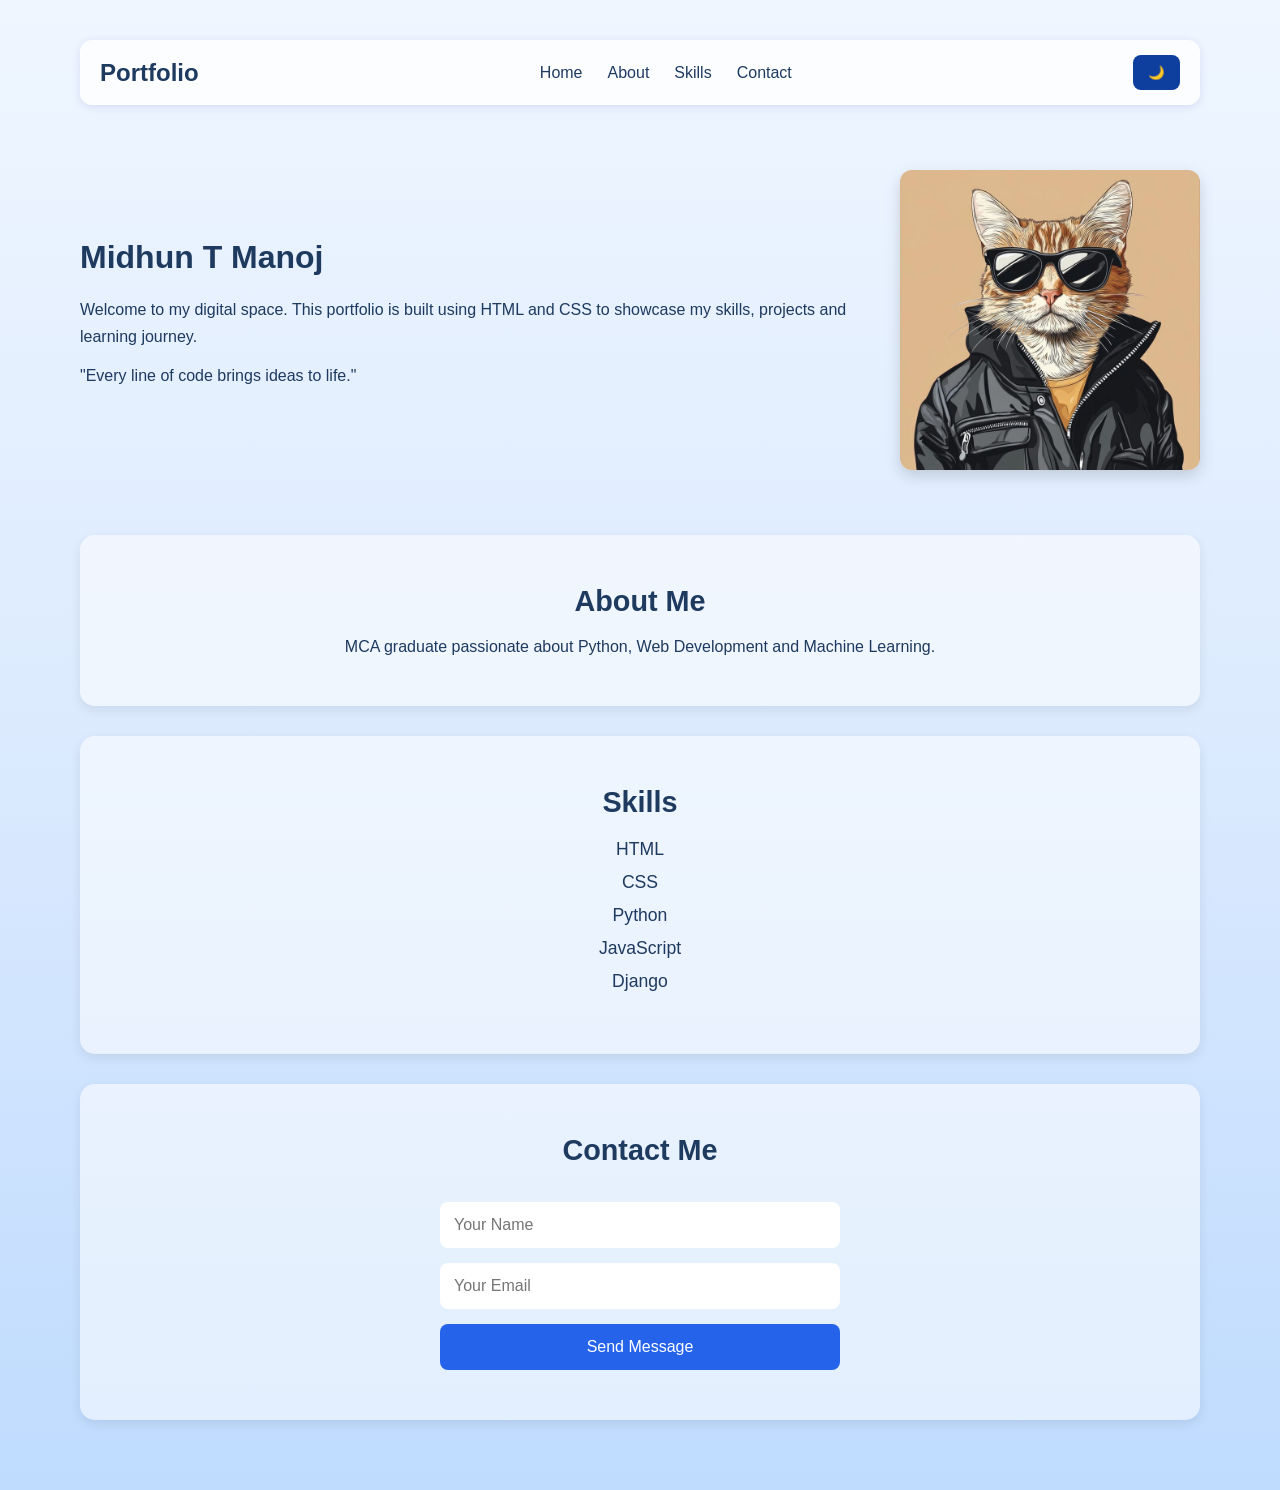
<file: index.html>
<!DOCTYPE html>
<html lang="en">
<head>
    <meta charset="UTF-8">
    <meta name="viewport" content="width=device-width, initial-scale=1.0">
    <title>Midhun Portfolio</title>
    <link rel="stylesheet" href="style.css">
</head>
<body>
   

    <!-- <header>
        <h1>My Portfolio</h1>
        <p>Welcome to my portfolio page.</p>
    </header> -->
<header class="navbar">

    <h2>Portfolio</h2>

    <div class="menu-btn" onclick="toggleMenu()">
        ☰
    </div>

    <nav id="navLinks">
        <a href="#">Home</a>
        <a href="#about">About</a>
        <a href="#skills">Skills</a>
        <a href="#contact">Contact</a>
    </nav>

    <button class="theme-btn" onclick="toggleTheme()">
        🌙
    </button>

</header>

    <section class="hero">
        <div>
            <h2>Midhun T Manoj</h2>
            <p>
                Welcome to my digital space. This portfolio is built
            using HTML and CSS to showcase my skills, projects and
            learning journey.
            </p>

            <p>
                "Every line of code brings ideas to life."
            </p>
        </div>

        <img src="cool-cat.png" alt="Profile">
    </section>

    <section id="about" class="card">
        <h2>About Me</h2>

        <p>
            MCA graduate passionate about Python,
                Web Development and Machine Learning.
            
        </p>
    </section>

    <section id="skills" class="card">
        <h2>Skills</h2>

        <ul>
            <li>HTML</li>
            <li>CSS</li>
            <li>Python</li>
            <li>JavaScript</li>
            <li>Django</li>
        </ul>
    </section>

    <section id="contact" class="card contact">
    <h2>Contact Me</h2>

    <form id="contactForm">

        <input
            type="text"
            id="name"
            placeholder="Your Name"
            required>

        <input
            type="email"
            id="email"
            placeholder="Your Email"
            required>

        <button type="submit">
            Send Message
        </button>

    </form>
</section>

     <script src="script.js"></script>

</body>
</html>
</file>
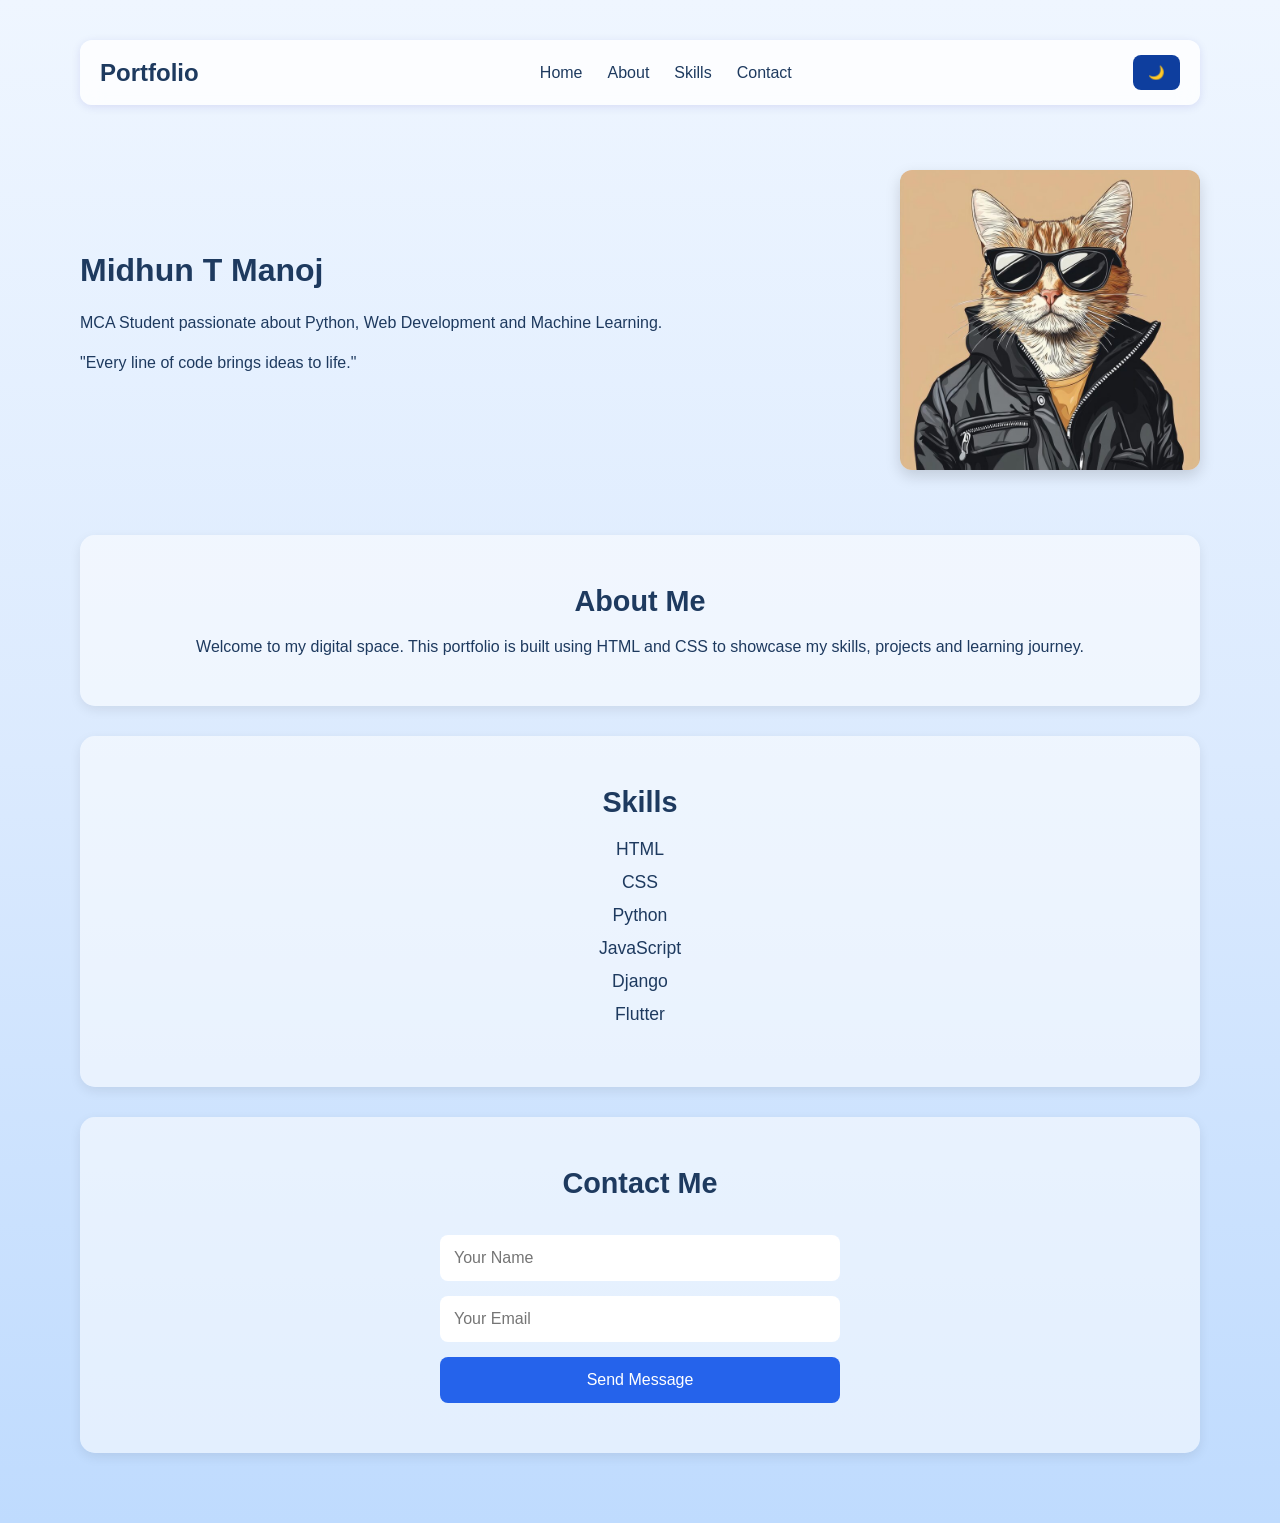
<file: mainpg.html>
<!DOCTYPE html>
<html lang="en">
<head>
    <meta charset="UTF-8">
    <meta name="viewport" content="width=device-width, initial-scale=1.0">
    <title>Midhun Portfolio</title>
    <link rel="stylesheet" href="style.css">
</head>
<body>
   

    <!-- <header>
        <h1>My Portfolio</h1>
        <p>Welcome to my portfolio page.</p>
    </header> -->
    <header class="navbar">

    <h2>Portfolio</h2>

    <div class="menu-btn" onclick="toggleMenu()">
        ☰
    </div>

    <nav id="navLinks">
        <a href="#">Home</a>
        <a href="#">About</a>
        <a href="#">Skills</a>
        <a href="#">Contact</a>
    </nav>

    <button onclick="toggleTheme()">🌙</button>

</header>

    <section class="hero">
        <div>
            <h2>Midhun T Manoj</h2>
            <p>
                MCA Student passionate about Python,
                Web Development and Machine Learning.
            </p>

            <p>
                "Every line of code brings ideas to life."
            </p>
        </div>

        <img src="cool-cat.png" alt="Profile">
    </section>

    <section class="card">
        <h2>About Me</h2>

        <p>
            Welcome to my digital space. This portfolio is built
            using HTML and CSS to showcase my skills, projects and
            learning journey.
        </p>
    </section>

    <section class="card">
        <h2>Skills</h2>

        <ul>
            <li>HTML</li>
            <li>CSS</li>
            <li>Python</li>
            <li>JavaScript</li>
            <li>Django</li>
            <li>Flutter</li>
        </ul>
    </section>

    <section class="card contact">
        <h2>Contact Me</h2>

        <form>
            <input type="text" placeholder="Your Name">
            <input type="email" placeholder="Your Email">
            <button>Send Message</button>
        </form>
    </section>

     <script src="script.js"></script>

</body>
</html>
</file>
<file: style.css>
*{
    margin:0;
    padding:0;
    box-sizing:border-box;
    font-family:Arial, sans-serif;
}

body{
    background:linear-gradient(180deg,#eff6ff,#dbeafe,#bfdbfe);
    color:#1e3a5f;
    padding:40px;
    max-width:1200px;
    margin:auto;
}

/* Header */

header{
    text-align:center;
    padding:20px 0;
    margin-bottom:70px;
}

header h1{
    font-size:2.8rem;
    margin-bottom:15px;
}

header p{
    margin-top:8px;
}

.navbar{
    display:flex;
    justify-content:space-between;
    align-items:center;
    margin-bottom:40px;
    position:sticky;
    top:0;
    z-index:1000;

    background:rgba(255,255,255,0.8);
    backdrop-filter:blur(10px);

    padding:15px 20px;
    border-radius:12px;
    
    box-shadow:0 2px 10px rgba(25, 12, 158, 0.1);
}

.navbar nav{
    display:flex;
    gap:25px;
}

.navbar nav a{
    text-decoration:none;
    color:#1e3a5f;
}

.menu-btn{
    display:none;
    font-size:28px;
    cursor:pointer;
}

.theme-btn{
    width:auto;
    padding:10px 15px;
    margin:0;
    border:none;
    border-radius:8px;
    background:#2563eb;
    color:white;
    cursor:pointer;
}

/* Dark mode button */

.navbar button{
    width:auto;
    padding:10px 15px;
    margin:0;
    border:none;
    border-radius:8px;
    background:#0e3e9e;
    color:white;
    cursor:pointer;
}

.dark{
    background:linear-gradient(180deg,#0f172a,#1e293b,#334155);
    color:white;
}

.dark .card{
    background:rgba(255,255,255,0.1);
}

.dark input{
    background:#e2e8f0;
}

/* Hero Section */

.hero{
    display:flex;
    justify-content:space-between;
    align-items:center;
    gap:50px;
    min-height:350px;
    margin-bottom:40px;
}

.hero h2{
    font-size:2rem;
    margin-bottom:20px;
}

.hero p{
    line-height:1.7;
    margin-bottom:12px;
}

.hero img{
    width:300px;
    border-radius:12px;
    box-shadow:0 6px 15px rgba(0,0,0,0.15);
}

/* Cards */

.card{
    background:rgba(255,255,255,0.55);
    padding:50px 35px;
    border-radius:15px;
    margin-bottom:30px;
    text-align:center;
    box-shadow:0 4px 12px rgba(0,0,0,0.08);
}

.card h2{
    margin-bottom:20px;
    font-size:1.8rem;
}

/* Skills */

ul{
    list-style:none;
}

li{
    margin:12px 0;
    font-size:1.1rem;
}

/* Contact */

.contact{
    min-height:300px;
}

form{
    max-width:400px;
    margin:auto;
}

input{
    width:100%;
    padding:14px;
    margin-top:15px;
    border:none;
    border-radius:8px;
    font-size:1rem;
    background:white;
}

form button{
    width:100%;
    padding:14px;
    margin-top:15px;
    border:none;
    border-radius:8px;
    font-size:1rem;
    background:#2563eb;
    color:white;
    cursor:pointer;
    transition:0.3s;
}

form button:hover{
    background:#1d4ed8;
}

/* Mobile Responsive */

@media(max-width:768px){

    body{
        padding:20px;
    }

    .hero{
        flex-direction:column;
        text-align:center;
    }

    .hero img{
        width:220px;
    }

    .menu-btn{
        display:block;
    }

    .navbar nav{
        display:none;
        flex-direction:column;
        position:absolute;
        top:60px;
        right:0;
        background:white;
        padding:15px;
        border-radius:10px;
        box-shadow:0 4px 12px rgba(0,0,0,0.1);
        gap:10px;
    }

    .navbar nav.show{
        display:flex;
    }
}
</file>
